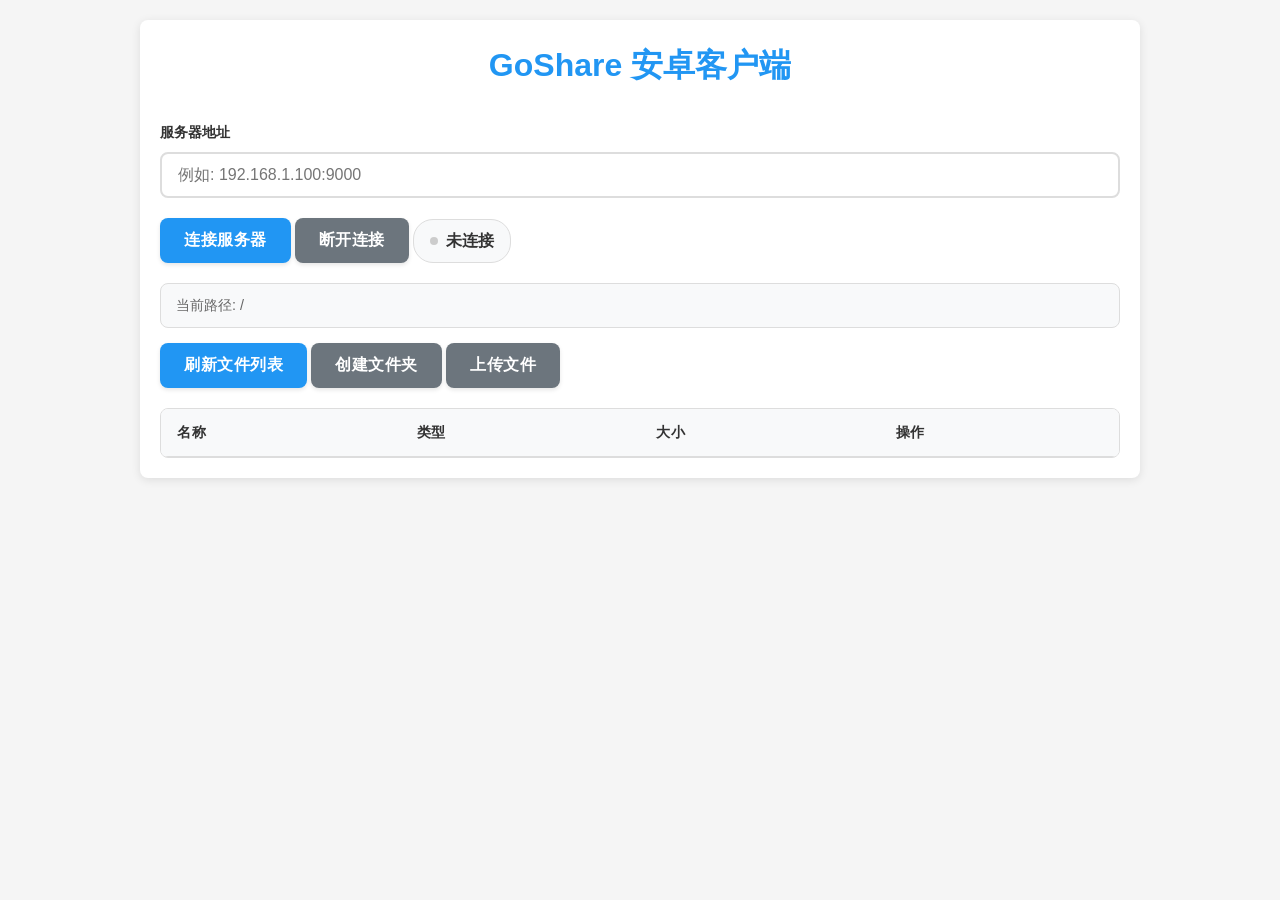
<file: android-client/index.html>
<!DOCTYPE html>
<html lang="zh-CN">
<head>
    <meta charset="UTF-8">
    <meta name="viewport" content="width=device-width, initial-scale=1.0">
    <title>GoShare 安卓客户端</title>
    <link rel="stylesheet" href="assets/css/style.css">
    
        <!-- 引入 JavaScript 模块 -->
        <script src="assets/js/error-handler.js"></script>
        <script src="assets/js/tcp-socket.js"></script>
        <script src="assets/js/file-manager.js"></script>
        <script src="assets/js/ui-manager.js"></script>
</head>
<body>
    <div class="container">
        <h1>GoShare 安卓客户端</h1>
        
        <div class="form-group">
            <label for="serverAddr">服务器地址</label>
            <input type="text" id="serverAddr" placeholder="例如: 192.168.1.100:9000">
        </div>

        <div class="form-group">
            <button class="btn" id="connectBtn">连接服务器</button>
            <button class="btn btn-secondary" id="disconnectBtn">断开连接</button>
            <span class="connection-status">
                <span class="status-dot" id="statusDot"></span>
                <span id="connectionStatus">未连接</span>
            </span>
        </div>

        <div id="mainControls" class="hidden">
            <div class="breadcrumb">
                当前路径: <span id="currentPath">/</span>
                <span id="pathLinks"></span>
            </div>

            <div class="form-group">
                <button class="btn" id="refreshBtn">刷新文件列表</button>
                <button class="btn btn-secondary" id="mkdirBtn">创建文件夹</button>
                <button class="btn btn-secondary" id="uploadBtn">上传文件</button>
            </div>

            <div id="mkdirForm" class="form-container hidden">
                <h3>创建文件夹</h3>
                <div class="form-group">
                    <label for="newDirName">文件夹名称</label>
                    <input type="text" id="newDirName" placeholder="输入文件夹名称">
                </div>
                <div class="form-group">
                    <button class="btn btn-success" id="createDirBtn">创建</button>
                    <button class="btn btn-secondary" id="cancelDirBtn">取消</button>
                </div>
            </div>

            <div id="uploadForm" class="form-container hidden">
                <h3>上传文件</h3>
                <div class="form-group">
                    <label for="fileInput">选择文件</label>
                    <input type="file" id="fileInput">
                </div>
                <div class="form-group">
                    <button class="btn btn-success" id="uploadFileBtn">上传</button>
                    <button class="btn btn-secondary" id="cancelUploadBtn">取消</button>
                </div>
                <div class="progress-bar" id="uploadProgress">
                    <div class="progress-fill" id="uploadProgressFill"></div>
                </div>
            </div>

            <div class="file-list">
                <table>
                    <thead>
                        <tr>
                            <th>名称</th>
                            <th>类型</th>
                            <th>大小</th>
                            <th>操作</th>
                        </tr>
                    </thead>
                    <tbody id="fileTableBody">
                        <!-- 文件列表将在这里动态生成 -->
                    </tbody>
                </table>
            </div>
        </div>

        <div id="statusMessage" class="status"></div>
    </div>

    <script>
        // 初始化应用
        document.addEventListener('DOMContentLoaded', function() {
            // 创建 TCP Socket 客户端
            const client = new GoShareClient();
            
            // 创建文件管理器
            const fileManager = new FileManager(client);
            
            // 创建 UI 管理器
            const uiManager = new UIManager(fileManager);
            
            // 将 uiManager 暴露到全局作用域，供 HTML 中的 onclick 使用
            window.uiManager = uiManager;
            
            // 初始化 UI
            uiManager.init();
            
            // 设置全局函数，保持向后兼容
            window.connectToServer = function() {
                const address = document.getElementById('serverAddr').value.trim();
                if (address) {
                    uiManager.connectToServer(address);
                }
            };
            
            window.disconnectServer = function() {
                uiManager.disconnectServer();
            };
            
            window.listFiles = function() {
                uiManager.refreshFileList();
            };
            
            window.showMkdirForm = function() {
                uiManager.showMkdirForm();
            };
            
            window.hideMkdirForm = function() {
                uiManager.hideMkdirForm();
            };
            
            window.createDirectory = function() {
                uiManager.createDirectory();
            };
            
            window.showUploadForm = function() {
                uiManager.showUploadForm();
            };
            
            window.hideUploadForm = function() {
                uiManager.hideUploadForm();
            };
            
            window.uploadFile = function() {
                uiManager.uploadFile();
            };
            
            window.downloadFile = function(filename) {
                uiManager.downloadFile(filename);
            };
            
            window.deleteFile = function(filename) {
                uiManager.deleteFile(filename);
            };
            
            window.deleteDirectory = function(dirname) {
                uiManager.deleteDirectory(dirname);
            };
            
            window.openDirectory = function(dirname) {
                uiManager.openDirectory(dirname);
            };
            
            window.goUpDirectory = function() {
                uiManager.goUpDirectory();
            };
            
            window.navigateToPath = function(path) {
                uiManager.navigateToPath(path);
            };
            
            // 添加一些辅助函数
            window.showStatus = function(message, isSuccess) {
                uiManager.showStatus(message, isSuccess);
            };
            
            window.formatFileSize = function(bytes) {
                return fileManager.formatFileSize(bytes);
            };
        });
    </script>
</body>
</html>
</file>
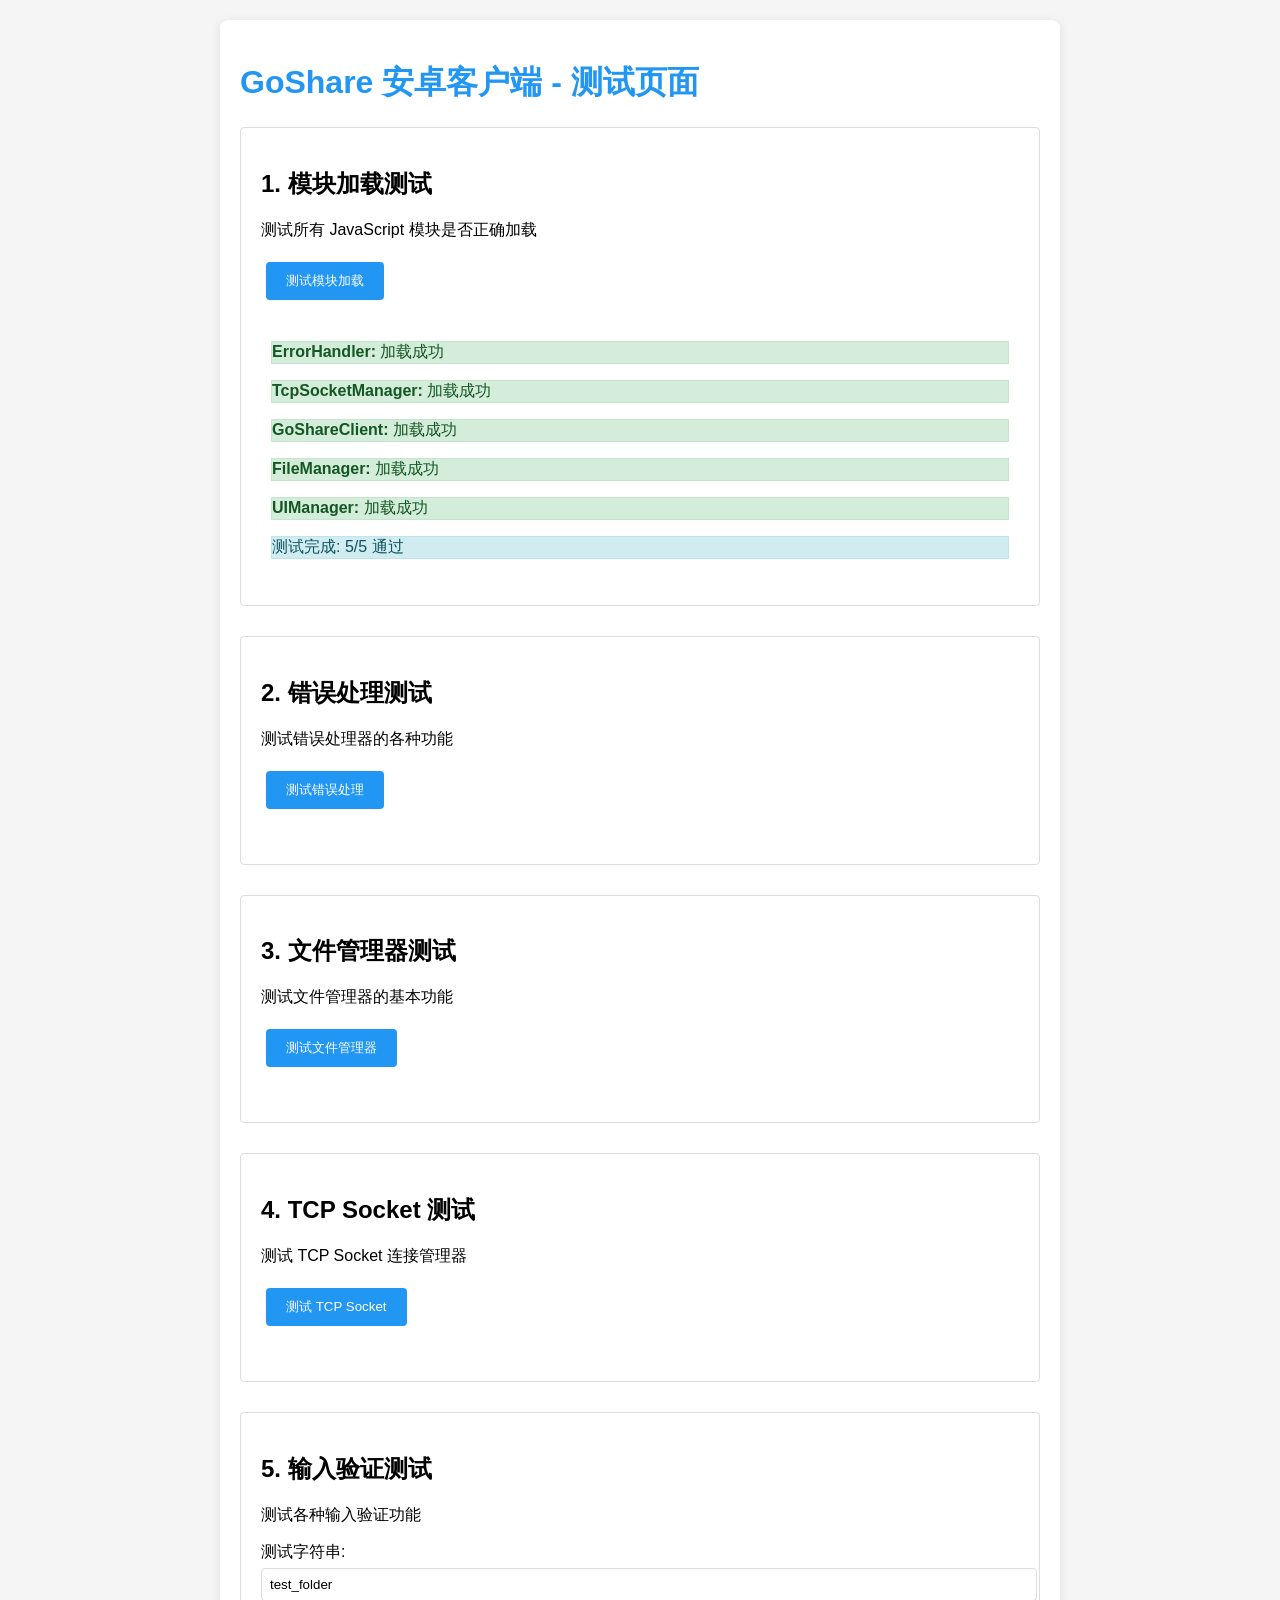
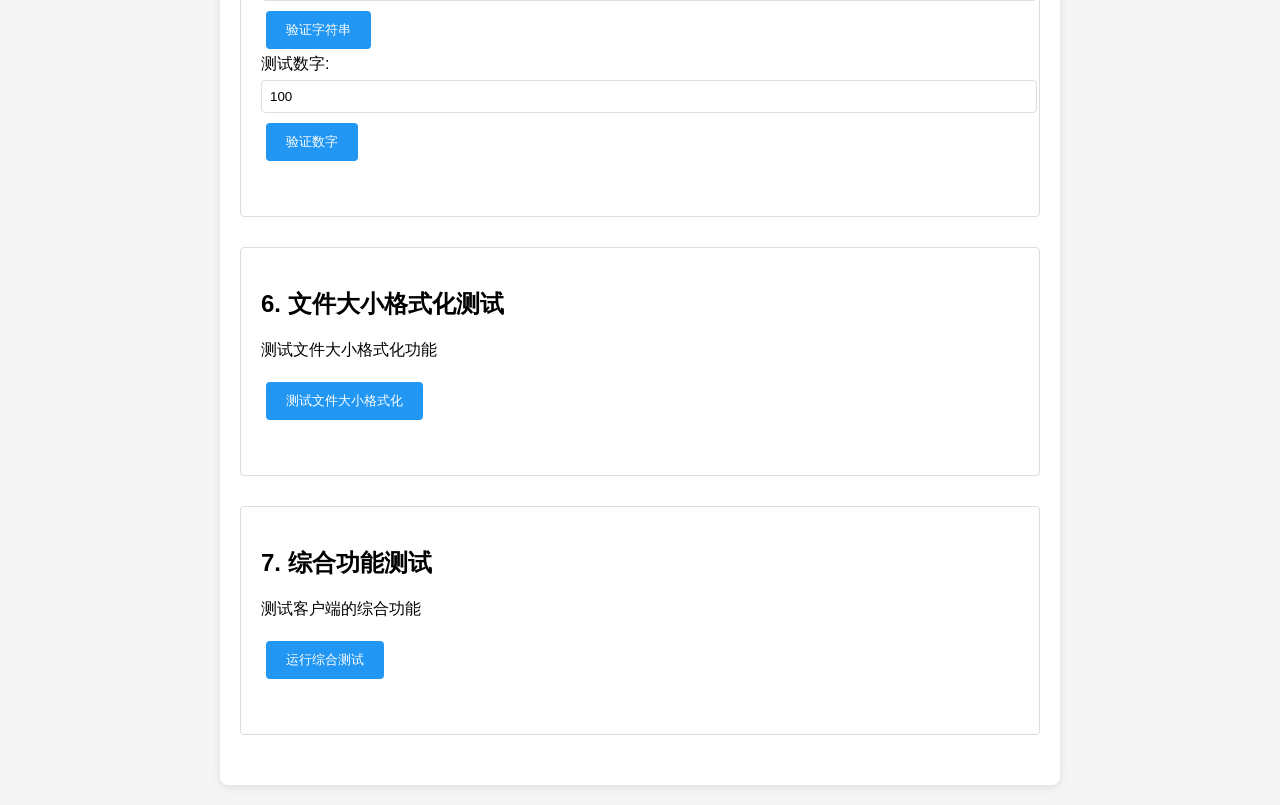
<file: android-client/test.html>
<!DOCTYPE html>
<html lang="zh-CN">
<head>
    <meta charset="UTF-8">
    <meta name="viewport" content="width=device-width, initial-scale=1.0">
    <title>GoShare 安卓客户端 - 测试页面</title>
    <style>
        body {
            font-family: -apple-system, BlinkMacSystemFont, "Segoe UI", Roboto, Helvetica, Arial, sans-serif;
            margin: 20px;
            background-color: #f5f5f5;
        }
        .container {
            max-width: 800px;
            margin: 0 auto;
            background: white;
            padding: 20px;
            border-radius: 8px;
            box-shadow: 0 2px 10px rgba(0,0,0,0.1);
        }
        h1 { color: #2196F3; }
        .test-section {
            margin-bottom: 30px;
            padding: 20px;
            border: 1px solid #ddd;
            border-radius: 4px;
        }
        .test-result {
            margin-top: 10px;
            padding: 10px;
            border-radius: 4px;
        }
        .success { background-color: #d4edda; color: #155724; border: 1px solid #c3e6cb; }
        .error { background-color: #f8d7da; color: #721c24; border: 1px solid #f5c6cb; }
        .info { background-color: #d1ecf1; color: #0c5460; border: 1px solid #bee5eb; }
        button {
            background-color: #2196F3;
            color: white;
            border: none;
            padding: 10px 20px;
            border-radius: 4px;
            cursor: pointer;
            margin: 5px;
        }
        button:hover { background-color: #1976D2; }
        input[type="text"] {
            width: 100%;
            padding: 8px;
            margin: 5px 0;
            border: 1px solid #ddd;
            border-radius: 4px;
        }
    </style>
</head>
<body>
    <div class="container">
        <h1>GoShare 安卓客户端 - 测试页面</h1>
        
        <div class="test-section">
            <h2>1. 模块加载测试</h2>
            <p>测试所有 JavaScript 模块是否正确加载</p>
            <button onclick="testModuleLoading()">测试模块加载</button>
            <div id="moduleTestResult" class="test-result"></div>
        </div>

        <div class="test-section">
            <h2>2. 错误处理测试</h2>
            <p>测试错误处理器的各种功能</p>
            <button onclick="testErrorHandler()">测试错误处理</button>
            <div id="errorTestResult" class="test-result"></div>
        </div>

        <div class="test-section">
            <h2>3. 文件管理器测试</h2>
            <p>测试文件管理器的基本功能</p>
            <button onclick="testFileManager()">测试文件管理器</button>
            <div id="fileTestResult" class="test-result"></div>
        </div>

        <div class="test-section">
            <h2>4. TCP Socket 测试</h2>
            <p>测试 TCP Socket 连接管理器</p>
            <button onclick="testTcpSocket()">测试 TCP Socket</button>
            <div id="socketTestResult" class="test-result"></div>
        </div>

        <div class="test-section">
            <h2>5. 输入验证测试</h2>
            <p>测试各种输入验证功能</p>
            <div>
                <label>测试字符串:</label>
                <input type="text" id="testString" value="test_folder">
                <button onclick="testStringValidation()">验证字符串</button>
            </div>
            <div>
                <label>测试数字:</label>
                <input type="text" id="testNumber" value="100">
                <button onclick="testNumberValidation()">验证数字</button>
            </div>
            <div id="validationTestResult" class="test-result"></div>
        </div>

        <div class="test-section">
            <h2>6. 文件大小格式化测试</h2>
            <p>测试文件大小格式化功能</p>
            <button onclick="testFileSizeFormatting()">测试文件大小格式化</button>
            <div id="sizeTestResult" class="test-result"></div>
        </div>

        <div class="test-section">
            <h2>7. 综合功能测试</h2>
            <p>测试客户端的综合功能</p>
            <button onclick="runComprehensiveTest()">运行综合测试</button>
            <div id="comprehensiveTestResult" class="test-result"></div>
        </div>
    </div>

    <!-- 引入所有模块 -->
    <script src="assets/js/error-handler.js"></script>
    <script src="assets/js/tcp-socket.js"></script>
    <script src="assets/js/file-manager.js"></script>
    <script src="assets/js/ui-manager.js"></script>

    <script>
        // 测试结果管理
        const testResults = [];

        function logTest(name, success, message) {
            testResults.push({ name, success, message });
            console.log(`${success ? '✓' : '✗'} ${name}: ${message}`);
        }

        function displayResults(containerId, results) {
            const container = document.getElementById(containerId);
            if (!container) return;

            if (results.length === 0) {
                container.innerHTML = '<p class="info">暂无测试结果</p>';
                return;
            }

            let html = '';
            let successCount = 0;

            results.forEach(result => {
                const className = result.success ? 'success' : 'error';
                html += `<p class="${className}"><strong>${result.name}:</strong> ${result.message}</p>`;
                if (result.success) successCount++;
            });

            html += `<p class="info">测试完成: ${successCount}/${results.length} 通过</p>`;
            container.innerHTML = html;
        }

        // 1. 模块加载测试
        function testModuleLoading() {
            const results = [];
            
            try {
                // 检查 ErrorHandler
                if (typeof ErrorHandler === 'function') {
                    logTest('ErrorHandler 模块', true, '加载成功');
                    results.push({ name: 'ErrorHandler', success: true, message: '加载成功' });
                } else {
                    logTest('ErrorHandler 模块', false, '未加载');
                    results.push({ name: 'ErrorHandler', success: false, message: '未加载' });
                }

                // 检查 TcpSocketManager
                if (typeof TcpSocketManager === 'function') {
                    logTest('TcpSocketManager 模块', true, '加载成功');
                    results.push({ name: 'TcpSocketManager', success: true, message: '加载成功' });
                } else {
                    logTest('TcpSocketManager 模块', false, '未加载');
                    results.push({ name: 'TcpSocketManager', success: false, message: '未加载' });
                }

                // 检查 GoShareClient
                if (typeof GoShareClient === 'function') {
                    logTest('GoShareClient 模块', true, '加载成功');
                    results.push({ name: 'GoShareClient', success: true, message: '加载成功' });
                } else {
                    logTest('GoShareClient 模块', false, '未加载');
                    results.push({ name: 'GoShareClient', success: false, message: '未加载' });
                }

                // 检查 FileManager
                if (typeof FileManager === 'function') {
                    logTest('FileManager 模块', true, '加载成功');
                    results.push({ name: 'FileManager', success: true, message: '加载成功' });
                } else {
                    logTest('FileManager 模块', false, '未加载');
                    results.push({ name: 'FileManager', success: false, message: '未加载' });
                }

                // 检查 UIManager
                if (typeof UIManager === 'function') {
                    logTest('UIManager 模块', true, '加载成功');
                    results.push({ name: 'UIManager', success: true, message: '加载成功' });
                } else {
                    logTest('UIManager 模块', false, '未加载');
                    results.push({ name: 'UIManager', success: false, message: '未加载' });
                }

            } catch (error) {
                logTest('模块加载测试', false, error.message);
                results.push({ name: '模块加载', success: false, message: error.message });
            }

            displayResults('moduleTestResult', results);
        }

        // 2. 错误处理测试
        function testErrorHandler() {
            const results = [];
            let errorHandler;

            try {
                errorHandler = new ErrorHandler();
                logTest('ErrorHandler 实例化', true, '成功');
                results.push({ name: 'ErrorHandler 实例化', success: true, message: '成功' });

                // 测试错误记录
                const testError = new Error('测试错误');
                errorHandler.logError(testError, 'test', { test: true });
                logTest('错误记录', true, '成功');
                results.push({ name: '错误记录', success: true, message: '成功' });

                // 测试用户消息显示
                errorHandler.showUserMessage('测试消息', 'info');
                logTest('用户消息显示', true, '成功');
                results.push({ name: '用户消息显示', success: true, message: '成功' });

                // 测试输入验证
                const valid = errorHandler.validateInput('test', 'string', { minLength: 2 });
                if (valid) {
                    logTest('输入验证', true, '成功');
                    results.push({ name: '输入验证', success: true, message: '成功' });
                } else {
                    logTest('输入验证', false, '失败');
                    results.push({ name: '输入验证', success: false, message: '失败' });
                }

            } catch (error) {
                logTest('错误处理测试', false, error.message);
                results.push({ name: '错误处理测试', success: false, message: error.message });
            }

            displayResults('errorTestResult', results);
        }

        // 3. 文件管理器测试
        function testFileManager() {
            const results = [];
            let fileManager;

            try {
                // 需要先创建一个模拟的 client
                const mockClient = {
                    listFiles: async () => ({ ok: true, entries: [] }),
                    createDirectory: async () => ({ ok: true }),
                    uploadFile: async () => ({ ok: true }),
                    downloadFile: async () => ({ ok: true, size: 1024 })
                };

                fileManager = new FileManager(mockClient);
                logTest('FileManager 实例化', true, '成功');
                results.push({ name: 'FileManager 实例化', success: true, message: '成功' });

                // 测试目录名称验证
                const validDirName = fileManager.validateDirectoryName('test_folder');
                if (validDirName) {
                    logTest('目录名称验证', true, '成功');
                    results.push({ name: '目录名称验证', success: true, message: '成功' });
                } else {
                    logTest('目录名称验证', false, '失败');
                    results.push({ name: '目录名称验证', success: false, message: '失败' });
                }

                // 测试文件大小格式化
                const formattedSize = fileManager.formatFileSize(1024);
                if (formattedSize === '1.00 KB') {
                    logTest('文件大小格式化', true, '成功');
                    results.push({ name: '文件大小格式化', success: true, message: '成功' });
                } else {
                    logTest('文件大小格式化', false, `期望 '1.00 KB'，实际 '${formattedSize}'`);
                    results.push({ name: '文件大小格式化', success: false, message: `期望 '1.00 KB'，实际 '${formattedSize}'` });
                }

                // 测试文件类型描述
                const typeDesc = fileManager.getFileTypeDescription('test.txt', false);
                if (typeDesc === '文本文档') {
                    logTest('文件类型描述', true, '成功');
                    results.push({ name: '文件类型描述', success: true, message: '成功' });
                } else {
                    logTest('文件类型描述', false, `期望 '文本文档'，实际 '${typeDesc}'`);
                    results.push({ name: '文件类型描述', success: false, message: `期望 '文本文档'，实际 '${typeDesc}'` });
                }

            } catch (error) {
                logTest('文件管理器测试', false, error.message);
                results.push({ name: '文件管理器测试', success: false, message: error.message });
            }

            displayResults('fileTestResult', results);
        }

        // 4. TCP Socket 测试
        function testTcpSocket() {
            const results = [];
            let tcpSocketManager, goShareClient;

            try {
                tcpSocketManager = new TcpSocketManager();
                logTest('TcpSocketManager 实例化', true, '成功');
                results.push({ name: 'TcpSocketManager 实例化', success: true, message: '成功' });

                goShareClient = new GoShareClient();
                logTest('GoShareClient 实例化', true, '成功');
                results.push({ name: 'GoShareClient 实例化', success: true, message: '成功' });

                // 检查方法是否存在
                if (typeof goShareClient.connect === 'function') {
                    logTest('connect 方法', true, '存在');
                    results.push({ name: 'connect 方法', success: true, message: '存在' });
                } else {
                    logTest('connect 方法', false, '不存在');
                    results.push({ name: 'connect 方法', success: false, message: '不存在' });
                }

                if (typeof goShareClient.disconnect === 'function') {
                    logTest('disconnect 方法', true, '存在');
                    results.push({ name: 'disconnect 方法', success: true, message: '存在' });
                } else {
                    logTest('disconnect 方法', false, '不存在');
                    results.push({ name: 'disconnect 方法', success: false, message: '不存在' });
                }

            } catch (error) {
                logTest('TCP Socket 测试', false, error.message);
                results.push({ name: 'TCP Socket 测试', success: false, message: error.message });
            }

            displayResults('socketTestResult', results);
        }

        // 5. 输入验证测试
        function testStringValidation() {
            const results = [];
            let errorHandler;

            try {
                errorHandler = new ErrorHandler();
                const testString = document.getElementById('testString').value;

                // 测试字符串验证
                const valid = errorHandler.validateInput(testString, 'string', { 
                    minLength: 3, 
                    maxLength: 50 
                });

                if (valid) {
                    logTest('字符串验证', true, `"${testString}" 验证通过`);
                    results.push({ name: '字符串验证', success: true, message: `"${testString}" 验证通过` });
                } else {
                    logTest('字符串验证', false, `"${testString}" 验证失败`);
                    results.push({ name: '字符串验证', success: false, message: `"${testString}" 验证失败` });
                }

            } catch (error) {
                logTest('字符串验证测试', false, error.message);
                results.push({ name: '字符串验证测试', success: false, message: error.message });
            }

            displayResults('validationTestResult', results);
        }

        function testNumberValidation() {
            const results = [];
            let errorHandler;

            try {
                errorHandler = new ErrorHandler();
                const testNumber = parseInt(document.getElementById('testNumber').value);

                // 测试数字验证
                const valid = errorHandler.validateInput(testNumber, 'number', { 
                    min: 0, 
                    max: 1000 
                });

                if (valid) {
                    logTest('数字验证', true, `${testNumber} 验证通过`);
                    results.push({ name: '数字验证', success: true, message: `${testNumber} 验证通过` });
                } else {
                    logTest('数字验证', false, `${testNumber} 验证失败`);
                    results.push({ name: '数字验证', success: false, message: `${testNumber} 验证失败` });
                }

            } catch (error) {
                logTest('数字验证测试', false, error.message);
                results.push({ name: '数字验证测试', success: false, message: error.message });
            }

            displayResults('validationTestResult', results);
        }

        // 6. 文件大小格式化测试
        function testFileSizeFormatting() {
            const results = [];
            let fileManager;

            try {
                // 创建模拟的 FileManager
                const mockClient = { listFiles: async () => ({}) };
                fileManager = new FileManager(mockClient);

                const testCases = [
                    { bytes: 0, expected: '0 Bytes' },
                    { bytes: 1024, expected: '1.00 KB' },
                    { bytes: 1024 * 1024, expected: '1.00 MB' },
                    { bytes: 1024 * 1024 * 1024, expected: '1.00 GB' },
                    { bytes: 512, expected: '512 Bytes' }
                ];

                testCases.forEach(testCase => {
                    const result = fileManager.formatFileSize(testCase.bytes);
                    if (result === testCase.expected) {
                        logTest(`文件大小格式化 (${testCase.bytes} bytes)`, true, `正确: ${result}`);
                        results.push({ name: `文件大小格式化 (${testCase.bytes} bytes)`, success: true, message: `正确: ${result}` });
                    } else {
                        logTest(`文件大小格式化 (${testCase.bytes} bytes)`, false, `期望: ${testCase.expected}, 实际: ${result}`);
                        results.push({ name: `文件大小格式化 (${testCase.bytes} bytes)`, success: false, message: `期望: ${testCase.expected}, 实际: ${result}` });
                    }
                });

            } catch (error) {
                logTest('文件大小格式化测试', false, error.message);
                results.push({ name: '文件大小格式化测试', success: false, message: error.message });
            }

            displayResults('sizeTestResult', results);
        }

        // 7. 综合功能测试
        function runComprehensiveTest() {
            const results = [];
            
            try {
                // 测试所有模块的集成
                const errorHandler = new ErrorHandler();
                const tcpSocketManager = new TcpSocketManager();
                const goShareClient = new GoShareClient();
                const fileManager = new FileManager(goShareClient);
                const uiManager = new UIManager(fileManager);

                logTest('所有模块集成', true, '成功');
                results.push({ name: '所有模块集成', success: true, message: '成功' });

                // 测试错误处理器的全局错误处理
                window.dispatchEvent(new ErrorEvent('error', {
                    message: '测试错误',
                    filename: 'test.js',
                    lineno: 1,
                    colno: 1
                }));

                logTest('全局错误处理', true, '成功');
                results.push({ name: '全局错误处理', success: true, message: '成功' });

                // 测试重试操作
                let attemptCount = 0;
                const testOperation = async () => {
                    attemptCount++;
                    if (attemptCount < 3) {
                        throw new Error('测试错误');
                    }
                    return '成功';
                };

                // 使用 Promise 处理异步操作
                errorHandler.retryOperation(testOperation, 3, 100)
                    .then(result => {
                        if (result === '成功') {
                            logTest('重试操作', true, '成功');
                            results.push({ name: '重试操作', success: true, message: '成功' });
                        } else {
                            logTest('重试操作', false, '失败');
                            results.push({ name: '重试操作', success: false, message: '失败' });
                        }
                        displayResults('comprehensiveTestResult', results);
                    })
                    .catch(error => {
                        logTest('重试操作', false, error.message);
                        results.push({ name: '重试操作', success: false, message: error.message });
                        displayResults('comprehensiveTestResult', results);
                    });
                
                // 由于是异步操作，这里先记录一个占位符
                logTest('重试操作', true, '异步测试中...');
                results.push({ name: '重试操作', success: true, message: '异步测试中...' });

                // 测试文件管理器的文件验证
                const mockFile = new File(['test'], 'test.txt', { type: 'text/plain' });
                const fileValid = fileManager.validateFile(mockFile);
                if (fileValid) {
                    logTest('文件验证', true, '成功');
                    results.push({ name: '文件验证', success: true, message: '成功' });
                } else {
                    logTest('文件验证', false, '失败');
                    results.push({ name: '文件验证', success: false, message: '失败' });
                }

            } catch (error) {
                logTest('综合功能测试', false, error.message);
                results.push({ name: '综合功能测试', success: false, message: error.message });
            }

            displayResults('comprehensiveTestResult', results);
        }

        // 页面加载完成后运行基本测试
        document.addEventListener('DOMContentLoaded', function() {
            console.log('测试页面已加载，所有模块应该已经可用');
            testModuleLoading();
        });
    </script>
</body>
</html>
</file>
<file: android-client/assets/css/style.css>
/* GoShare 安卓客户端 - 样式文件 */

/* CSS 变量定义 */
:root {
    --primary-color: #2196F3;
    --primary-hover: #1976D2;
    --secondary-color: #6c757d;
    --secondary-hover: #5a6268;
    --success-color: #28a745;
    --danger-color: #dc3545;
    --warning-color: #ffc107;
    --bg-color: #f5f5f5;
    --card-bg: #ffffff;
    --text-color: #333;
    --text-secondary: #666;
    --border-color: #ddd;
    --shadow: 0 2px 10px rgba(0,0,0,0.1);
    --radius: 8px;
    --transition: all 0.3s ease;
}

/* 重置样式 */
* {
    box-sizing: border-box;
    margin: 0;
    padding: 0;
}

body {
    font-family: -apple-system, BlinkMacSystemFont, "Segoe UI", Roboto, Helvetica, Arial, sans-serif;
    -webkit-font-smoothing: antialiased;
    -moz-osx-font-smoothing: grayscale;
    line-height: 1.6;
    color: var(--text-color);
    background-color: var(--bg-color);
}

/* 容器样式 */
.container {
    max-width: 1000px;
    margin: 0 auto;
    padding: 20px;
    background: var(--card-bg);
    border-radius: var(--radius);
    box-shadow: var(--shadow);
    margin-top: 20px;
    margin-bottom: 20px;
}

h1 {
    color: var(--primary-color);
    text-align: center;
    margin-bottom: 30px;
    font-size: 2rem;
    font-weight: 600;
}

/* 表单组样式 */
.form-group {
    margin-bottom: 20px;
}

label {
    display: block;
    margin-bottom: 8px;
    font-weight: 600;
    color: var(--text-color);
    font-size: 0.9rem;
}

input[type="text"],
input[type="number"],
input[type="file"] {
    width: 100%;
    padding: 12px 16px;
    border: 2px solid var(--border-color);
    border-radius: var(--radius);
    font-size: 16px;
    transition: var(--transition);
    background-color: #fff;
}

input[type="text"]:focus,
input[type="number"]:focus,
input[type="file"]:focus {
    outline: none;
    border-color: var(--primary-color);
    box-shadow: 0 0 0 3px rgba(33, 150, 243, 0.1);
}

input[type="file"] {
    padding: 10px;
    background-color: #f8f9fa;
    border: 2px dashed var(--border-color);
}

/* 按钮样式 */
.btn {
    background-color: var(--primary-color);
    color: white;
    border: none;
    padding: 12px 24px;
    border-radius: var(--radius);
    cursor: pointer;
    font-size: 16px;
    font-weight: 600;
    transition: var(--transition);
    text-transform: uppercase;
    letter-spacing: 0.5px;
    box-shadow: 0 2px 4px rgba(0,0,0,0.1);
}

.btn:hover {
    background-color: var(--primary-hover);
    transform: translateY(-1px);
    box-shadow: 0 4px 8px rgba(0,0,0,0.15);
}

.btn:active {
    transform: translateY(0);
    box-shadow: 0 1px 2px rgba(0,0,0,0.1);
}

.btn:disabled {
    background-color: #ccc;
    cursor: not-allowed;
    transform: none;
    box-shadow: none;
}

.btn-secondary {
    background-color: var(--secondary-color);
}

.btn-secondary:hover {
    background-color: var(--secondary-hover);
}

.btn-success {
    background-color: var(--success-color);
}

.btn-success:hover {
    background-color: #218838;
}

.btn-danger {
    background-color: var(--danger-color);
}

.btn-danger:hover {
    background-color: #c82333;
}

.btn-warning {
    background-color: var(--warning-color);
    color: #333;
}

.btn-warning:hover {
    background-color: #e0a800;
}

/* 状态消息样式 */
.status {
    margin-top: 20px;
    padding: 15px;
    border-radius: var(--radius);
    display: none;
    animation: fadeIn 0.3s ease;
}

.status.show {
    display: block;
}

.status.success {
    background-color: #d4edda;
    color: #155724;
    border: 1px solid #c3e6cb;
}

.status.error {
    background-color: #f8d7da;
    color: #721c24;
    border: 1px solid #f5c6cb;
}

.status.warning {
    background-color: #fff3cd;
    color: #856404;
    border: 1px solid #ffeaa7;
}

.status.info {
    background-color: #d1ecf1;
    color: #0c5460;
    border: 1px solid #bee5eb;
}

@keyframes fadeIn {
    from { opacity: 0; transform: translateY(-10px); }
    to { opacity: 1; transform: translateY(0); }
}

/* 文件列表样式 */
.file-list {
    margin-top: 20px;
    border: 1px solid var(--border-color);
    border-radius: var(--radius);
    overflow: hidden;
    background-color: #fff;
}

.file-list table {
    width: 100%;
    border-collapse: collapse;
}

.file-list th, .file-list td {
    padding: 12px 16px;
    text-align: left;
    border-bottom: 1px solid var(--border-color);
    vertical-align: middle;
}

.file-list th {
    background-color: #f8f9fa;
    font-weight: 700;
    color: var(--text-color);
    font-size: 0.9rem;
    text-transform: uppercase;
    letter-spacing: 0.5px;
}

.file-list tr:hover {
    background-color: #f1f3f4;
    transition: background-color 0.2s ease;
}

.file-list tr:last-child td {
    border-bottom: none;
}

/* 文件图标和链接 */
.folder-icon {
    display: inline-block;
    width: 16px;
    height: 16px;
    background-color: #ffc107;
    border-radius: 3px;
    margin-right: 8px;
    position: relative;
}

.folder-icon::after {
    content: '';
    position: absolute;
    top: 2px;
    left: 2px;
    width: 6px;
    height: 6px;
    background-color: rgba(0,0,0,0.2);
    border-radius: 2px;
}

.file-icon {
    display: inline-block;
    width: 16px;
    height: 16px;
    background-color: #6c757d;
    border-radius: 2px;
    margin-right: 8px;
}

.file-link {
    color: var(--primary-color);
    text-decoration: none;
    font-weight: 600;
    transition: var(--transition);
}

.file-link:hover {
    color: var(--primary-hover);
    text-decoration: underline;
}

.file-name {
    font-weight: 500;
    color: var(--text-color);
}

/* 面包屑导航 */
.breadcrumb {
    margin-bottom: 15px;
    font-size: 0.9rem;
    color: var(--text-secondary);
    padding: 10px 15px;
    background-color: #f8f9fa;
    border-radius: var(--radius);
    border: 1px solid var(--border-color);
}

.breadcrumb a {
    color: var(--primary-color);
    text-decoration: none;
    font-weight: 600;
}

.breadcrumb a:hover {
    text-decoration: underline;
}

/* 进度条样式 */
.progress-bar {
    width: 100%;
    height: 20px;
    background-color: #f0f0f0;
    border-radius: 10px;
    overflow: hidden;
    margin-top: 10px;
    border: 1px solid var(--border-color);
}

.progress-fill {
    height: 100%;
    background-color: var(--primary-color);
    width: 0%;
    transition: width 0.3s ease;
    position: relative;
}

.progress-fill::after {
    content: '';
    position: absolute;
    top: 0;
    left: 0;
    right: 0;
    bottom: 0;
    background: linear-gradient(45deg, rgba(255,255,255,0.15) 25%, transparent 25%, transparent 50%, rgba(255,255,255,0.15) 50%, rgba(255,255,255,0.15) 75%, transparent 75%, transparent);
    background-size: 20px 20px;
    animation: progress-stripes 1s linear infinite;
}

@keyframes progress-stripes {
    0% { background-position: 0 0; }
    100% { background-position: 20px 0; }
}

/* 表单容器样式 */
.form-container {
    background-color: #f8f9fa;
    border: 1px dashed var(--border-color);
    border-radius: var(--radius);
    padding: 20px;
    margin-bottom: 20px;
    transition: var(--transition);
}

.form-container h3 {
    margin-bottom: 15px;
    color: var(--text-color);
    font-size: 1.2rem;
}

.form-container.hidden {
    display: none;
}

/* 连接状态指示器 */
.connection-status {
    display: inline-flex;
    align-items: center;
    gap: 8px;
    font-weight: 600;
    padding: 8px 16px;
    border-radius: 20px;
    background-color: #f8f9fa;
    border: 1px solid var(--border-color);
}

.status-dot {
    width: 8px;
    height: 8px;
    border-radius: 50%;
    background-color: #ccc;
    transition: background-color 0.3s ease;
}

.status-dot.connected {
    background-color: var(--success-color);
    box-shadow: 0 0 0 2px rgba(40, 167, 69, 0.2);
}

.status-dot.disconnected {
    background-color: var(--danger-color);
    box-shadow: 0 0 0 2px rgba(220, 53, 69, 0.2);
}

/* 响应式设计 */
@media (max-width: 768px) {
    .container {
        padding: 15px;
        margin: 10px;
        border-radius: 6px;
    }
    
    h1 {
        font-size: 1.5rem;
        margin-bottom: 20px;
    }
    
    input[type="text"],
    input[type="number"] {
        font-size: 16px; /* 防止iOS缩放 */
        padding: 12px;
    }
    
    .btn {
        padding: 10px 20px;
        font-size: 14px;
        width: 100%;
        margin-bottom: 10px;
    }
    
    .file-list th, .file-list td {
        padding: 10px 12px;
        font-size: 0.9rem;
    }
    
    .breadcrumb {
        font-size: 0.8rem;
        padding: 8px 12px;
    }
    
    .form-container {
        padding: 15px;
    }
    
    .form-container h3 {
        font-size: 1.1rem;
    }
}

@media (max-width: 480px) {
    .container {
        padding: 10px;
        margin: 5px;
    }
    
    h1 {
        font-size: 1.3rem;
    }
    
    .file-list th, .file-list td {
        padding: 8px 10px;
        font-size: 0.85rem;
    }
    
    .btn {
        padding: 8px 16px;
        font-size: 13px;
    }
}

/* 平板设备优化 */
@media (min-width: 769px) and (max-width: 1024px) {
    .container {
        padding: 25px;
    }
    
    .btn {
        width: auto;
        display: inline-block;
    }
}

/* 加载动画 */
.loading {
    display: inline-block;
    width: 20px;
    height: 20px;
    border: 3px solid #f3f3f3;
    border-top: 3px solid var(--primary-color);
    border-radius: 50%;
    animation: spin 1s linear infinite;
}

@keyframes spin {
    0% { transform: rotate(0deg); }
    100% { transform: rotate(360deg); }
}

/* 工具提示 */
.tooltip {
    position: relative;
    display: inline-block;
}

.tooltip .tooltiptext {
    visibility: hidden;
    width: 120px;
    background-color: #555;
    color: #fff;
    text-align: center;
    border-radius: 6px;
    padding: 5px 0;
    position: absolute;
    z-index: 1;
    bottom: 125%;
    left: 50%;
    margin-left: -60px;
    opacity: 0;
    transition: opacity 0.3s;
    font-size: 0.8rem;
}

.tooltip:hover .tooltiptext {
    visibility: visible;
    opacity: 1;
}

/* 空状态 */
.empty-state {
    text-align: center;
    padding: 40px 20px;
    color: var(--text-secondary);
    border: 2px dashed var(--border-color);
    border-radius: var(--radius);
    margin: 20px 0;
}

.empty-state h3 {
    margin-bottom: 10px;
    color: var(--text-color);
}

/* 卡片样式 */
.card {
    background: white;
    border-radius: var(--radius);
    padding: 20px;
    box-shadow: var(--shadow);
    margin-bottom: 20px;
    border: 1px solid var(--border-color);
}

.card-header {
    border-bottom: 1px solid var(--border-color);
    padding-bottom: 15px;
    margin-bottom: 15px;
}

.card-title {
    font-size: 1.2rem;
    font-weight: 600;
    color: var(--text-color);
}

/* 模态框样式（如果需要） */
.modal-overlay {
    position: fixed;
    top: 0;
    left: 0;
    width: 100%;
    height: 100%;
    background-color: rgba(0,0,0,0.5);
    display: flex;
    justify-content: center;
    align-items: center;
    z-index: 1000;
    opacity: 0;
    visibility: hidden;
    transition: all 0.3s ease;
}

.modal-overlay.show {
    opacity: 1;
    visibility: visible;
}

.modal {
    background: white;
    padding: 20px;
    border-radius: var(--radius);
    box-shadow: var(--shadow);
    max-width: 500px;
    width: 90%;
    max-height: 80vh;
    overflow-y: auto;
}

/* 打印样式 */
@media print {
    body {
        background: white;
        color: black;
    }
    
    .container {
        box-shadow: none;
        border: 1px solid #000;
    }
    
    .btn, .form-container {
        display: none;
    }
    
    .file-list {
        border: 1px solid #000;
    }
}
</file>
